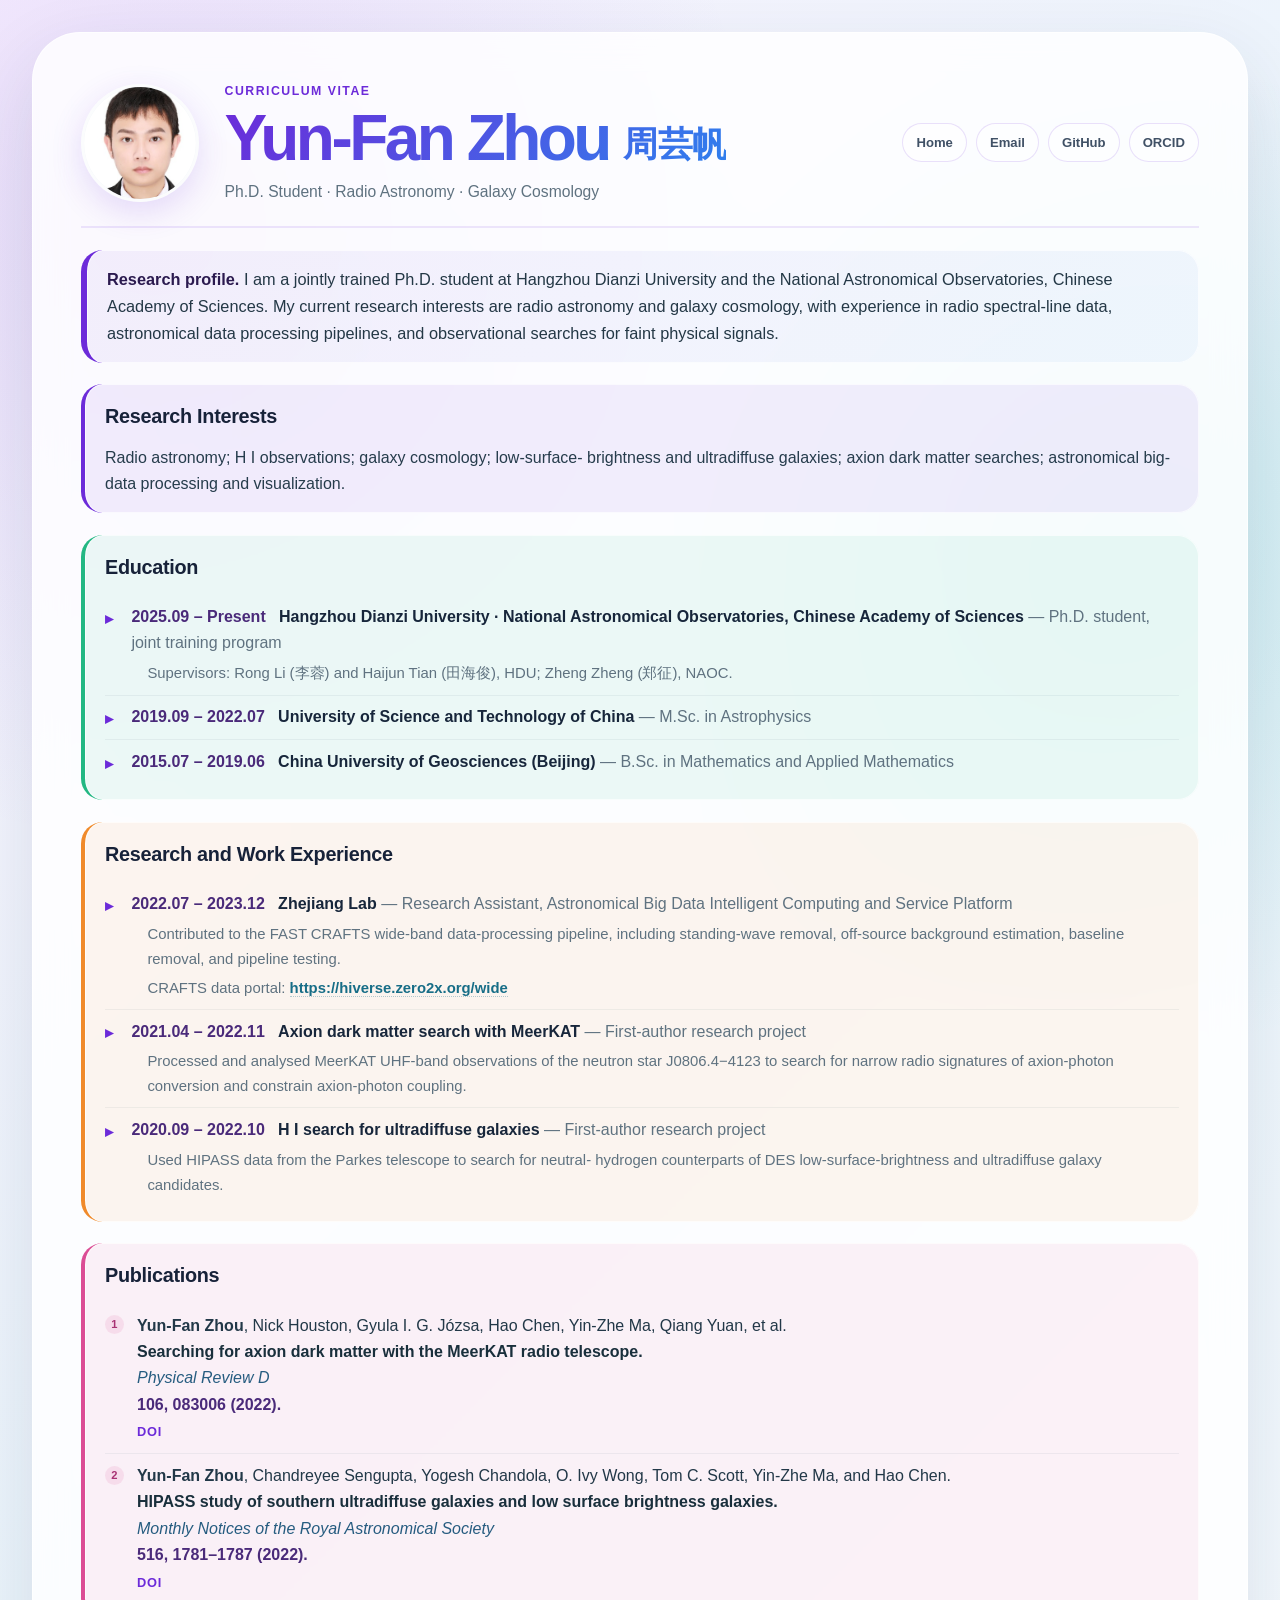
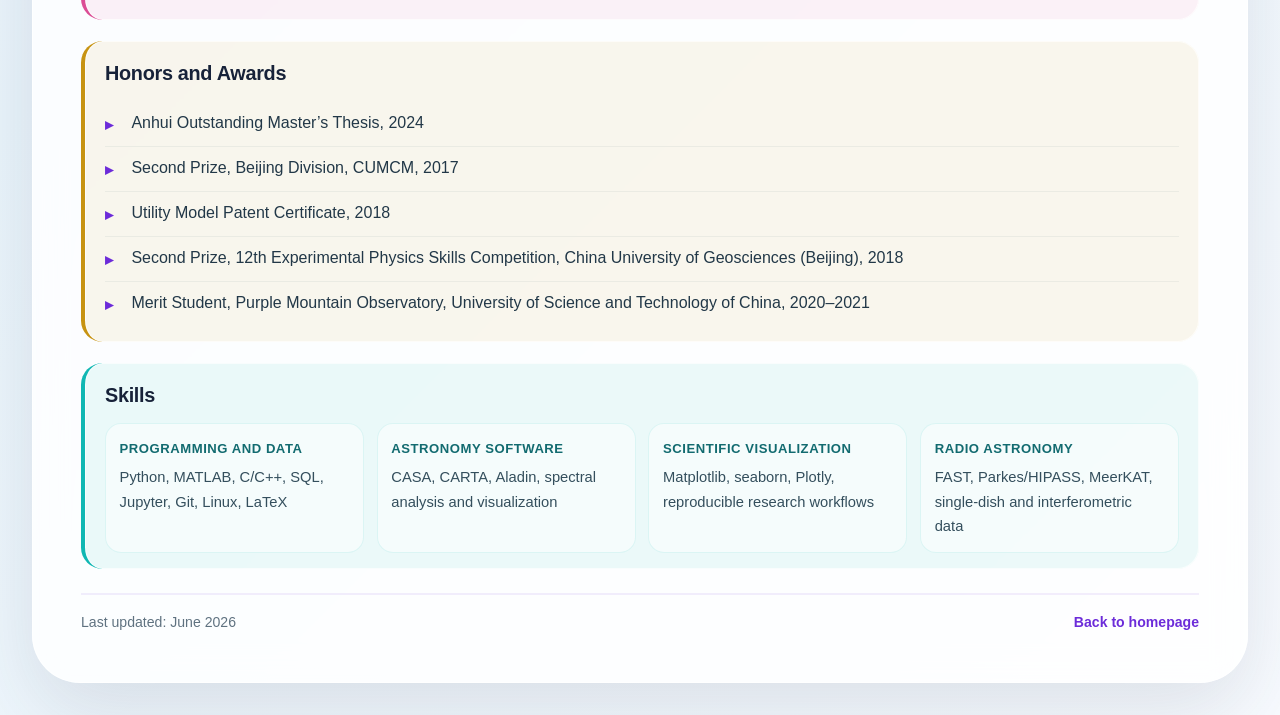
<file: cv.html>
<!doctype html>
<html lang="en">
  <head>
    <meta charset="utf-8" />
    <meta name="viewport" content="width=device-width, initial-scale=1" />
    <meta
      name="description"
      content="Curriculum vitae of Yun-Fan Zhou, radio astronomy researcher and Ph.D. student."
    />
    <meta name="theme-color" content="#f2f6fb" />
    <meta property="og:title" content="CV | Yun-Fan Zhou" />
    <meta
      property="og:description"
      content="Formal academic CV of Yun-Fan Zhou, focused on radio astronomy and galaxy cosmology."
    />
    <meta property="og:type" content="website" />
    <meta property="og:image" content="images/yunfan-zhou.jpg" />
    <title>CV | Yun-Fan Zhou</title>
    <link rel="icon" href="images/favicon.svg" type="image/svg+xml" />
    <link rel="stylesheet" href="assets/css/cv.css" />
  </head>
  <body>
    <main class="cv-card">
      <header class="cv-header">
        <div class="identity">
          <img
            class="profile-photo"
            src="images/yunfan-zhou.jpg"
            alt="Portrait of Yun-Fan Zhou"
            width="271"
            height="326"
          />
          <div>
            <p class="eyebrow">Curriculum Vitae</p>
            <h1>Yun-Fan Zhou <span>周芸帆</span></h1>
            <p class="role">
              Ph.D. Student · Radio Astronomy · Galaxy Cosmology
            </p>
          </div>
        </div>

        <nav class="cv-links" aria-label="CV links">
          <a href="./">Home</a>
          <a href="mailto:zhouxiaofan97@gmail.com">Email</a>
          <a href="https://github.com/Yunfan-Zhou" target="_blank" rel="noreferrer">
            GitHub
          </a>
          <a href="https://orcid.org/0000-0002-5310-2911" target="_blank" rel="noreferrer">
            ORCID
          </a>
        </nav>
      </header>

      <section class="bio-card">
        <strong>Research profile.</strong>
        I am a jointly trained Ph.D. student at Hangzhou Dianzi University and
        the National Astronomical Observatories, Chinese Academy of Sciences.
        My current research interests are radio astronomy and galaxy cosmology,
        with experience in radio spectral-line data, astronomical data
        processing pipelines, and observational searches for faint physical
        signals.
      </section>

      <section class="module module-research">
        <h2>Research Interests</h2>
        <p>
          Radio astronomy; H I observations; galaxy cosmology; low-surface-
          brightness and ultradiffuse galaxies; axion dark matter searches;
          astronomical big-data processing and visualization.
        </p>
      </section>

      <section class="module module-education">
        <h2>Education</h2>
        <ul class="timeline-list">
          <li>
            <span class="time">2025.09 – Present</span>
            <span class="institution">
              Hangzhou Dianzi University · National Astronomical Observatories,
              Chinese Academy of Sciences
            </span>
            <span class="detail">— Ph.D. student, joint training program</span>
            <div class="sub-item">
              Supervisors: Rong Li (李蓉) and Haijun Tian (田海俊), HDU; Zheng
              Zheng (郑征), NAOC.
            </div>
          </li>
          <li>
            <span class="time">2019.09 – 2022.07</span>
            <span class="institution">University of Science and Technology of China</span>
            <span class="detail">— M.Sc. in Astrophysics</span>
          </li>
          <li>
            <span class="time">2015.07 – 2019.06</span>
            <span class="institution">China University of Geosciences (Beijing)</span>
            <span class="detail">— B.Sc. in Mathematics and Applied Mathematics</span>
          </li>
        </ul>
      </section>

      <section class="module module-work">
        <h2>Research and Work Experience</h2>
        <ul class="timeline-list">
          <li>
            <span class="time">2022.07 – 2023.12</span>
            <span class="institution">Zhejiang Lab</span>
            <span class="detail">
              — Research Assistant, Astronomical Big Data Intelligent Computing
              and Service Platform
            </span>
            <div class="sub-item">
              Contributed to the FAST CRAFTS wide-band data-processing pipeline,
              including standing-wave removal, off-source background estimation,
              baseline removal, and pipeline testing.
            </div>
            <div class="sub-item">
              CRAFTS data portal:
              <a href="https://hiverse.zero2x.org/wide" target="_blank" rel="noreferrer">
                https://hiverse.zero2x.org/wide
              </a>
            </div>
          </li>
          <li>
            <span class="time">2021.04 – 2022.11</span>
            <span class="institution">Axion dark matter search with MeerKAT</span>
            <span class="detail">— First-author research project</span>
            <div class="sub-item">
              Processed and analysed MeerKAT UHF-band observations of the
              neutron star J0806.4−4123 to search for narrow radio signatures of
              axion-photon conversion and constrain axion-photon coupling.
            </div>
          </li>
          <li>
            <span class="time">2020.09 – 2022.10</span>
            <span class="institution">H I search for ultradiffuse galaxies</span>
            <span class="detail">— First-author research project</span>
            <div class="sub-item">
              Used HIPASS data from the Parkes telescope to search for neutral-
              hydrogen counterparts of DES low-surface-brightness and
              ultradiffuse galaxy candidates.
            </div>
          </li>
        </ul>
      </section>

      <section class="module module-publications">
        <h2>Publications</h2>
        <ol class="pub-list">
          <li>
            <span class="pub-authors">
              <strong>Yun-Fan Zhou</strong>, Nick Houston, Gyula I. G. Józsa,
              Hao Chen, Yin-Zhe Ma, Qiang Yuan, et al.
            </span>
            <span class="pub-title">
              Searching for axion dark matter with the MeerKAT radio telescope.
            </span>
            <span class="pub-journal">Physical Review D</span>
            <span class="pub-year">106, 083006 (2022).</span>
            <a href="https://doi.org/10.1103/PhysRevD.106.083006" target="_blank" rel="noreferrer">
              DOI
            </a>
          </li>
          <li>
            <span class="pub-authors">
              <strong>Yun-Fan Zhou</strong>, Chandreyee Sengupta, Yogesh
              Chandola, O. Ivy Wong, Tom C. Scott, Yin-Zhe Ma, and Hao Chen.
            </span>
            <span class="pub-title">
              HIPASS study of southern ultradiffuse galaxies and low surface
              brightness galaxies.
            </span>
            <span class="pub-journal">Monthly Notices of the Royal Astronomical Society</span>
            <span class="pub-year">516, 1781–1787 (2022).</span>
            <a href="https://doi.org/10.1093/mnras/stac2344" target="_blank" rel="noreferrer">
              DOI
            </a>
          </li>
        </ol>
      </section>

      <section class="module module-awards">
        <h2>Honors and Awards</h2>
        <ul class="compact-list">
          <li>Anhui Outstanding Master’s Thesis, 2024</li>
          <li>Second Prize, Beijing Division, CUMCM, 2017</li>
          <li>Utility Model Patent Certificate, 2018</li>
          <li>
            Second Prize, 12th Experimental Physics Skills Competition, China
            University of Geosciences (Beijing), 2018
          </li>
          <li>
            Merit Student, Purple Mountain Observatory, University of Science and
            Technology of China, 2020–2021
          </li>
        </ul>
      </section>

      <section class="module module-skills">
        <h2>Skills</h2>
        <div class="skill-grid">
          <div>
            <h3>Programming and data</h3>
            <p>Python, MATLAB, C/C++, SQL, Jupyter, Git, Linux, LaTeX</p>
          </div>
          <div>
            <h3>Astronomy software</h3>
            <p>CASA, CARTA, Aladin, spectral analysis and visualization</p>
          </div>
          <div>
            <h3>Scientific visualization</h3>
            <p>Matplotlib, seaborn, Plotly, reproducible research workflows</p>
          </div>
          <div>
            <h3>Radio astronomy</h3>
            <p>FAST, Parkes/HIPASS, MeerKAT, single-dish and interferometric data</p>
          </div>
        </div>
      </section>

      <footer class="cv-footer">
        <span>Last updated: June 2026</span>
        <a href="./">Back to homepage</a>
      </footer>
    </main>
  </body>
</html>
</file>
<file: assets/css/cv.css>
:root {
  --ink: #16262e;
  --muted: #5f7280;
  --card: rgba(255, 255, 255, 0.82);
  --line: rgba(61, 94, 116, 0.12);
  --violet: #6c2bd9;
  --blue: #2f80ed;
  --cyan: #10b7b3;
  --green: #23b783;
  --orange: #f08a2b;
  --pink: #db4d95;
  --gold: #c79312;
  --shadow: 0 30px 80px rgba(38, 53, 77, 0.12);
}

* {
  box-sizing: border-box;
}

html {
  scroll-behavior: smooth;
}

body {
  margin: 0;
  min-height: 100vh;
  padding: 2rem 1.5rem;
  overflow-x: hidden;
  background:
    radial-gradient(circle at 12% 10%, rgba(108, 43, 217, 0.12), transparent 26%),
    radial-gradient(circle at 88% 24%, rgba(16, 183, 179, 0.14), transparent 24%),
    linear-gradient(135deg, #f9f3ff 0%, #e9f4fb 48%, #f8fbff 100%);
  color: var(--ink);
  font-family:
    Inter, ui-sans-serif, -apple-system, BlinkMacSystemFont, "Segoe UI",
    "Noto Sans", sans-serif;
  line-height: 1.65;
  -webkit-font-smoothing: antialiased;
}

a {
  color: inherit;
  text-decoration: none;
  overflow-wrap: anywhere;
}

a:hover {
  color: var(--violet);
}

.cv-card {
  width: min(95vw, 1400px);
  margin: 0 auto;
  padding: clamp(1.5rem, 4vw, 3rem);
  overflow: hidden;
  border: 1px solid rgba(255, 255, 255, 0.72);
  border-radius: clamp(1.6rem, 4vw, 3rem);
  background: var(--card);
  box-shadow: var(--shadow);
  backdrop-filter: blur(16px);
}

.cv-header {
  display: flex;
  align-items: center;
  justify-content: space-between;
  gap: 2rem;
  padding-bottom: 1.35rem;
  border-bottom: 2px solid rgba(108, 43, 217, 0.11);
}

.identity {
  display: flex;
  align-items: center;
  gap: 1.6rem;
  min-width: 0;
}

.profile-photo {
  width: 118px;
  height: 118px;
  flex: 0 0 auto;
  border: 3px solid rgba(255, 255, 255, 0.78);
  border-radius: 50%;
  background: #edf3f7;
  box-shadow: 0 10px 32px rgba(108, 43, 217, 0.16);
  object-fit: cover;
  object-position: center 17%;
}

.eyebrow {
  margin: 0 0 0.2rem;
  color: var(--violet);
  font-size: 0.77rem;
  font-weight: 800;
  letter-spacing: 0.12em;
  text-transform: uppercase;
}

h1 {
  margin: 0;
  background: linear-gradient(135deg, var(--violet), var(--blue));
  background-clip: text;
  color: transparent;
  font-size: clamp(2.3rem, 5vw, 4.2rem);
  font-weight: 900;
  letter-spacing: -0.055em;
  line-height: 1.05;
  overflow-wrap: anywhere;
}

h1 span {
  font-size: 0.55em;
  letter-spacing: -0.02em;
  vertical-align: 0.12em;
}

.role {
  margin: 0.45rem 0 0;
  color: var(--muted);
  font-size: 0.98rem;
  overflow-wrap: anywhere;
}

.cv-links {
  display: flex;
  flex-wrap: wrap;
  justify-content: flex-end;
  gap: 0.55rem;
}

.cv-links a {
  padding: 0.48rem 0.82rem;
  border: 1px solid rgba(108, 43, 217, 0.14);
  border-radius: 999px;
  background: rgba(255, 255, 255, 0.48);
  color: #405166;
  font-size: 0.82rem;
  font-weight: 700;
  transition:
    transform 160ms ease,
    border-color 160ms ease,
    color 160ms ease;
}

.cv-links a:hover {
  transform: translateY(-1px);
  border-color: rgba(108, 43, 217, 0.42);
  color: var(--violet);
}

.bio-card,
.module {
  margin-top: 1.35rem;
  padding: 1rem 1.25rem;
  border-radius: 1.35rem;
  box-shadow: inset 0 0 0 1px rgba(255, 255, 255, 0.68);
  overflow-wrap: anywhere;
}

.bio-card {
  border-left: 6px solid var(--violet);
  background: linear-gradient(135deg, rgba(108, 43, 217, 0.055), rgba(47, 128, 237, 0.055));
  color: #243846;
  font-size: 1.02rem;
}

.bio-card strong {
  color: #2b1a4f;
}

.module h2 {
  margin: 0 0 0.72rem;
  color: #172239;
  font-size: 1.24rem;
  font-weight: 850;
  letter-spacing: -0.015em;
}

.module p {
  margin: 0;
  color: #263c4c;
}

.module-research {
  border-left: 4px solid var(--violet);
  background: rgba(108, 43, 217, 0.075);
}

.module-education {
  border-left: 4px solid var(--green);
  background: rgba(35, 183, 131, 0.075);
}

.module-work {
  border-left: 4px solid var(--orange);
  background: rgba(240, 138, 43, 0.075);
}

.module-publications {
  border-left: 4px solid var(--pink);
  background: rgba(219, 77, 149, 0.075);
}

.module-awards {
  border-left: 4px solid var(--gold);
  background: rgba(199, 147, 18, 0.075);
}

.module-skills {
  border-left: 4px solid var(--cyan);
  background: rgba(16, 183, 179, 0.075);
}

.timeline-list,
.compact-list,
.pub-list {
  margin: 0;
  padding: 0;
  list-style: none;
}

.timeline-list li,
.compact-list li,
.pub-list li {
  position: relative;
  padding: 0.55rem 0 0.55rem 1.65rem;
  border-bottom: 1px solid rgba(62, 81, 98, 0.07);
  color: #223848;
  overflow-wrap: anywhere;
}

.timeline-list li:last-child,
.compact-list li:last-child,
.pub-list li:last-child {
  border-bottom: 0;
}

.timeline-list li::before,
.compact-list li::before,
.pub-list li::before {
  position: absolute;
  top: 0.65rem;
  left: 0;
  color: var(--violet);
  font-weight: 900;
  content: "▸";
}

.time {
  margin-right: 0.55rem;
  color: #4a2a7a;
  font-weight: 800;
  white-space: nowrap;
}

.institution {
  color: #17263b;
  font-weight: 750;
}

.detail,
.sub-item {
  color: var(--muted);
}

.sub-item {
  margin-top: 0.28rem;
  padding-left: 1rem;
  font-size: 0.93rem;
}

.sub-item a {
  color: #176d87;
  border-bottom: 1px dotted rgba(23, 109, 135, 0.32);
  font-weight: 700;
}

.pub-list {
  counter-reset: pubs;
}

.pub-list li {
  counter-increment: pubs;
  padding-left: 2rem;
}

.pub-list li::before {
  content: counter(pubs);
  top: 0.72rem;
  display: grid;
  width: 1.18rem;
  height: 1.18rem;
  place-items: center;
  border-radius: 50%;
  background: rgba(219, 77, 149, 0.12);
  color: #a83273;
  font-size: 0.7rem;
}

.pub-authors,
.pub-title,
.pub-journal,
.pub-year {
  display: block;
}

.pub-title {
  color: #192f3c;
  font-weight: 750;
}

.pub-journal {
  color: #265c80;
  font-style: italic;
}

.pub-year {
  color: #4a2a7a;
  font-weight: 700;
}

.pub-list a {
  display: inline-block;
  margin-top: 0.18rem;
  color: #6c2bd9;
  font-size: 0.8rem;
  font-weight: 850;
  letter-spacing: 0.06em;
  text-transform: uppercase;
}

.skill-grid {
  display: grid;
  grid-template-columns: repeat(4, 1fr);
  gap: 0.8rem;
}

.skill-grid div {
  padding: 0.85rem;
  border: 1px solid rgba(16, 183, 179, 0.11);
  border-radius: 1rem;
  background: rgba(255, 255, 255, 0.5);
}

.skill-grid h3 {
  margin: 0 0 0.36rem;
  color: #126b70;
  font-size: 0.82rem;
  font-weight: 850;
  letter-spacing: 0.04em;
  text-transform: uppercase;
}

.skill-grid p {
  color: #344f5d;
  font-size: 0.92rem;
  overflow-wrap: anywhere;
}

.cv-footer {
  display: flex;
  justify-content: space-between;
  gap: 1rem;
  margin-top: 1.5rem;
  padding-top: 1rem;
  border-top: 2px solid rgba(108, 43, 217, 0.08);
  color: var(--muted);
  font-size: 0.88rem;
}

.cv-footer a {
  color: #6c2bd9;
  font-weight: 750;
}

@media (max-width: 920px) {
  body {
    padding: 1rem;
  }

  .cv-header {
    align-items: flex-start;
    flex-direction: column;
  }

  .cv-links {
    justify-content: flex-start;
  }

  .skill-grid {
    grid-template-columns: repeat(2, 1fr);
  }
}

@media (max-width: 560px) {
  .cv-card {
    width: 100%;
    padding: 1.35rem;
  }

  .identity {
    align-items: flex-start;
    gap: 1rem;
  }

  h1 {
    font-size: clamp(1.85rem, 12vw, 2.45rem);
  }

  .profile-photo {
    width: 78px;
    height: 78px;
  }

  .role {
    font-size: 0.88rem;
  }

  .time {
    display: block;
    margin-bottom: 0.1rem;
  }

  .skill-grid {
    grid-template-columns: 1fr;
  }

  .cv-footer {
    flex-direction: column;
  }
}
</file>
